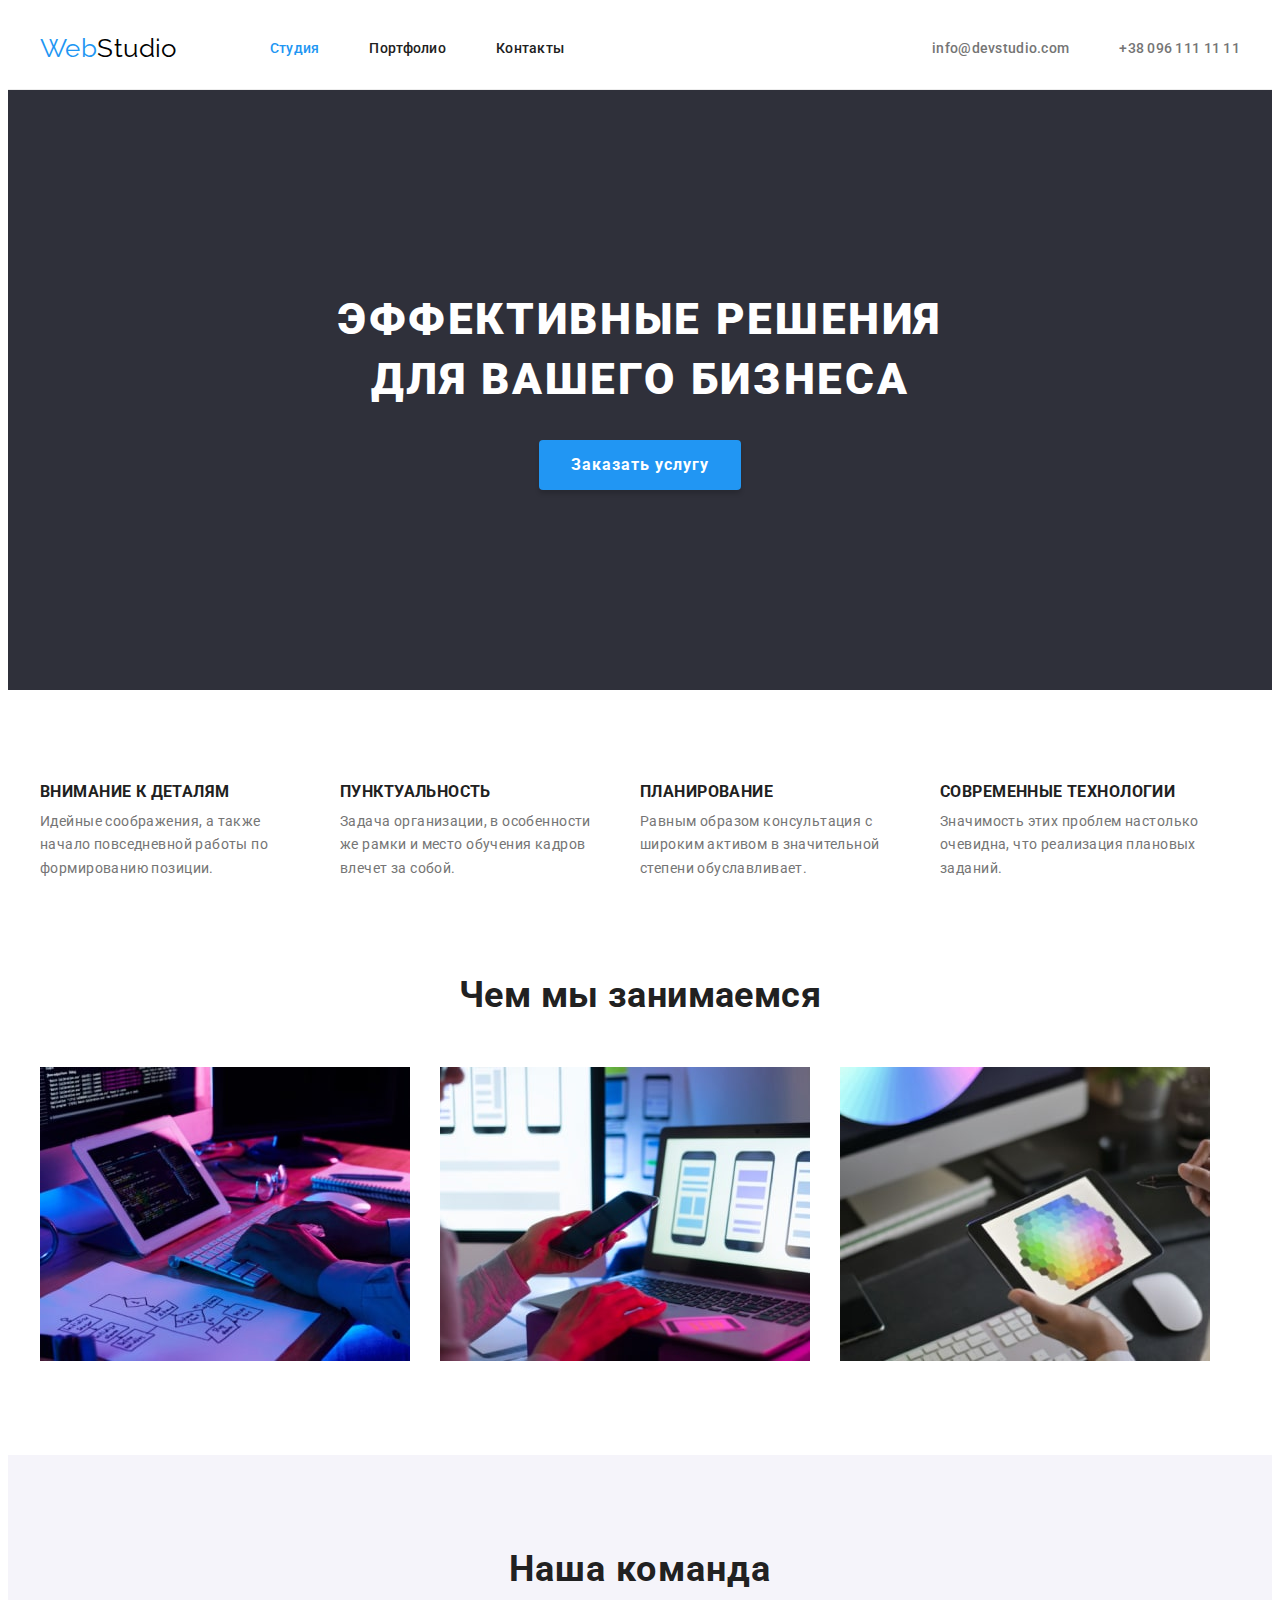
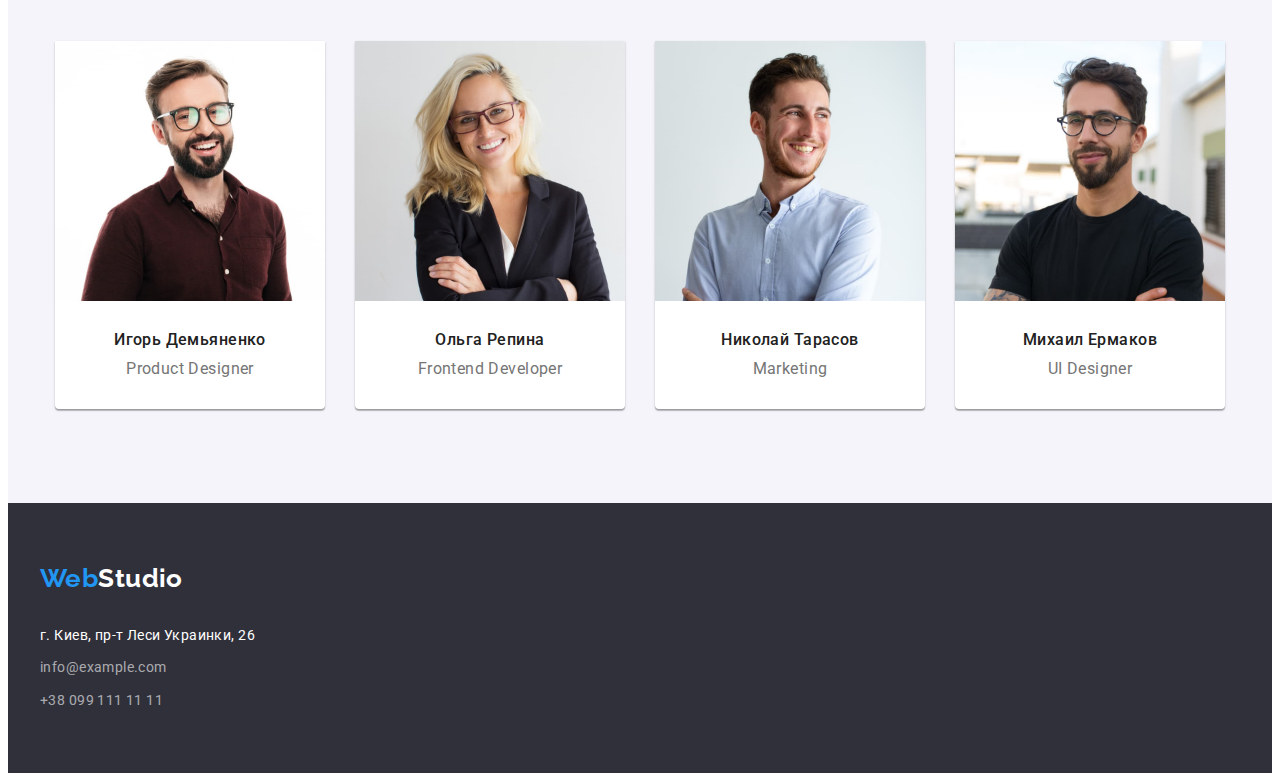
<file: index.html>
<!DOCTYPE html>
<html lang="ru">
<head>
    <meta charset="UTF-8">
    <meta http-equiv="X-UA-Compatible" content="IE=edge">
    <meta name="viewport" content="width=device-width, initial-scale=1.0">
    <title>Web Studio</title>
    
    <link rel="preconnect" href="https://fonts.googleapis.com">
    <link rel="preconnect" href="https://fonts.gstatic.com" crossorigin>
    <link href="https://fonts.googleapis.com/css2?family=Raleway:wght@700&family=Roboto:wght@400;500;700;900&display=swap"
        rel="stylesheet">
        
    <link rel="stylesheet" href="https://cdnjs.cloudflare.com/ajax/libs/modern-normalize/1.1.0/modern-normalize.min.css"
        integrity="sha512-wpPYUAdjBVSE4KJnH1VR1HeZfpl1ub8YT/NKx4PuQ5NmX2tKuGu6U/JRp5y+Y8XG2tV+wKQpNHVUX03MfMFn9Q=="
        crossorigin="anonymous" referrerpolicy="no-referrer" />

    <link rel="stylesheet" href="css/reset.css">
    <link rel="stylesheet" href="css/styles.css">

</head>

<body>
    
    <header class="header"> 
        <div class="container">  
    
    <a class="header-logo link" href="" lang="en"><span class="left-logo">Web</span><span class="header-right-logo">Studio</span></a>

    <nav class="navigation">
     <ul class="nav-list header-list list">
         <li class="header-item nav-item item"><a class="nav-link link nav-link header-link current" href="./index.html">Студия</a></li>
         <li class="header-item nav-item item"><a class="nav-link link nav-link header-link" href="portfolio.html">Портфолио</a></li>
         <li class="header-item nav-item item"><a class="nav-link link nav-link header-link" href="">Контакты</a></li>
     </ul>
    </nav>

     <ul class="header-list contacts-list list">
         <li class="header-item contacts-item item"><a class="link-mail link header-link contacts-link" href="mailto:info@devstudio.com">info@devstudio.com</a></li>
         <li class="header-item contacts-item item"><a class="link-tel link header-link contacts-link" href="tel:+380961111111">+38 096 111 11 11</a></li>
     </ul>
        </div>
    </header>
    
    <main class="main"> 
        <section class="business-service">
            <div class="container">
    <h1 class="business-service-title title">Эффективные решения для вашего бизнеса</h1>
        
    <button class="service-btn button" type="button">Заказать услугу</button>
            </div>     
        </section>
        
        <section class="our-pros">
            <div class="container">
        <h2 class="our-pros-title title visually-hidden">Почему именно мы</h2>
        <ul class="our-pros-list list">
            <li class="our-pros-item item">
            <h3 class="our-pros-cause-title title">Внимание к деталям</h3>        
            <p class="our-pros-txt">Идейные соображения, а также начало повседневной работы по формированию позиции.</p>
            </li>
            <li class="our-pros-item item">
            <h3 class="our-pros-cause-title title">Пунктуальность</h3>
            <p class="our-pros-txt">Задача организации, в особенности же рамки и место обучения кадров влечет за собой.</p>
            </li>
            <li class="our-pros-item item">
            <h3 class="our-pros-cause-title title">Планирование</h3>
            <p class="our-pros-txt">Равным образом консультация с широким активом в значительной степени обуславливает.</p>
            </li>
            <li class="our-pros-item item">
            <h3 class="our-pros-cause-title title">Современные технологии</h3>
            <p class="our-pros-txt">Значимость этих проблем настолько очевидна, что реализация плановых заданий.</p>
            </li>
        </ul>
            </div>

        </section>

        <section class="our-work">
            <div class="container">
            <h2 class="our-work-title title">Чем мы занимаемся</h2>
            <ul class="our-work-list list">
                <li class="our-work-item item"><img class="our-work-img img" src="./images/box-1-min.jpg" alt="Кодинг" width="370" height="294"></li>
                <li class="our-work-item item"><img class="our-work-img img" src="./images/box-2-min.jpg" alt="Интерфейс смартфона" width="370" height="294"></li>
                <li class="our-work-item item"><img class="our-work-img img" src="./images/box-3-min.jpg" alt="Дизайн" width="370" height="294"></li>
            </ul>
            </div>

        </section>
        
        <section class="our-team">
            <div class="container">
            <h2 class="our-team-title title">Наша команда</h2>

            <ul class="our-team-list list">
                <li class="our-team-item item">
                    <img class="our-team-img img" src="./images/img-1.jpg" alt="Сотрудник компании" width="270" height="260">
                   <div class="our-team-info"> <h3 class="our-team-name-title title">Игорь Демьяненко</h3>
                    <p class="our-team-txt" lang="en">Product Designer</p> </div>
                </li>
                <li class="our-team-item item">
                    <img class="our-team-img img" src="./images/img-2.jpg" alt="Сотрудник компании" width="270" height="260">
                   <div class="our-team-info"> <h3 class="our-team-name-title title">Ольга Репина</h3>
                    <p class="our-team-txt" lang="en">Frontend Developer</p> </div>
                </li>
                <li class="our-team-item item">
                    <img class="our-team-img img" src="./images/img-3.jpg" alt="Сотрудник компании" width="270" height="260">
                   <div class="our-team-info"> <h3 class="our-team-name-title title">Николай Тарасов</h3>
                    <p class="our-team-txt" lang="en">Marketing</p> </div>
                </li>
                <li class="our-team-item item">
                    <img class="our-team-img img" src="./images/img-4.jpg" alt="Сотрудник компании" width="270" height="260">
                   <div class="our-team-info"> <h3 class="our-team-name-title title">Михаил Ермаков</h3>
                    <p class="our-team-txt" lang="en">UI Designer</p> </div> 
                </li>
            </ul>
            </div>

        </section>
    </main>
    
    <footer class="footer">
        <div class="container">
            <a class="footer-logo link" href="" lang="en"><span class="left-logo">Web</span><span class="footer-right-logo">Studio</span></a>
    <address class="address">
        <ul class="address-list footer-list list">
            <li class="address-item item"><a class="footer-map footer-link link" href="https://goo.gl/maps/tjWRZzx54MMduTAB9" target="_blank" rel="noopener, noindex, nofollow">г. Киев, пр-т Леси Украинки, 26</a></li>
            <li class="address-item item"><a class="footer-mail footer-link link" href="mailto:info@example.com">info@example.com</a></li>
            <li class="address-item item"><a class="footer-tel footer-link link" href="tel:+380991111111">+38 099 111 11 11</a></li>
        </ul>
    </address>
        </div>

    </footer>
   

</body>
</html>
</file>
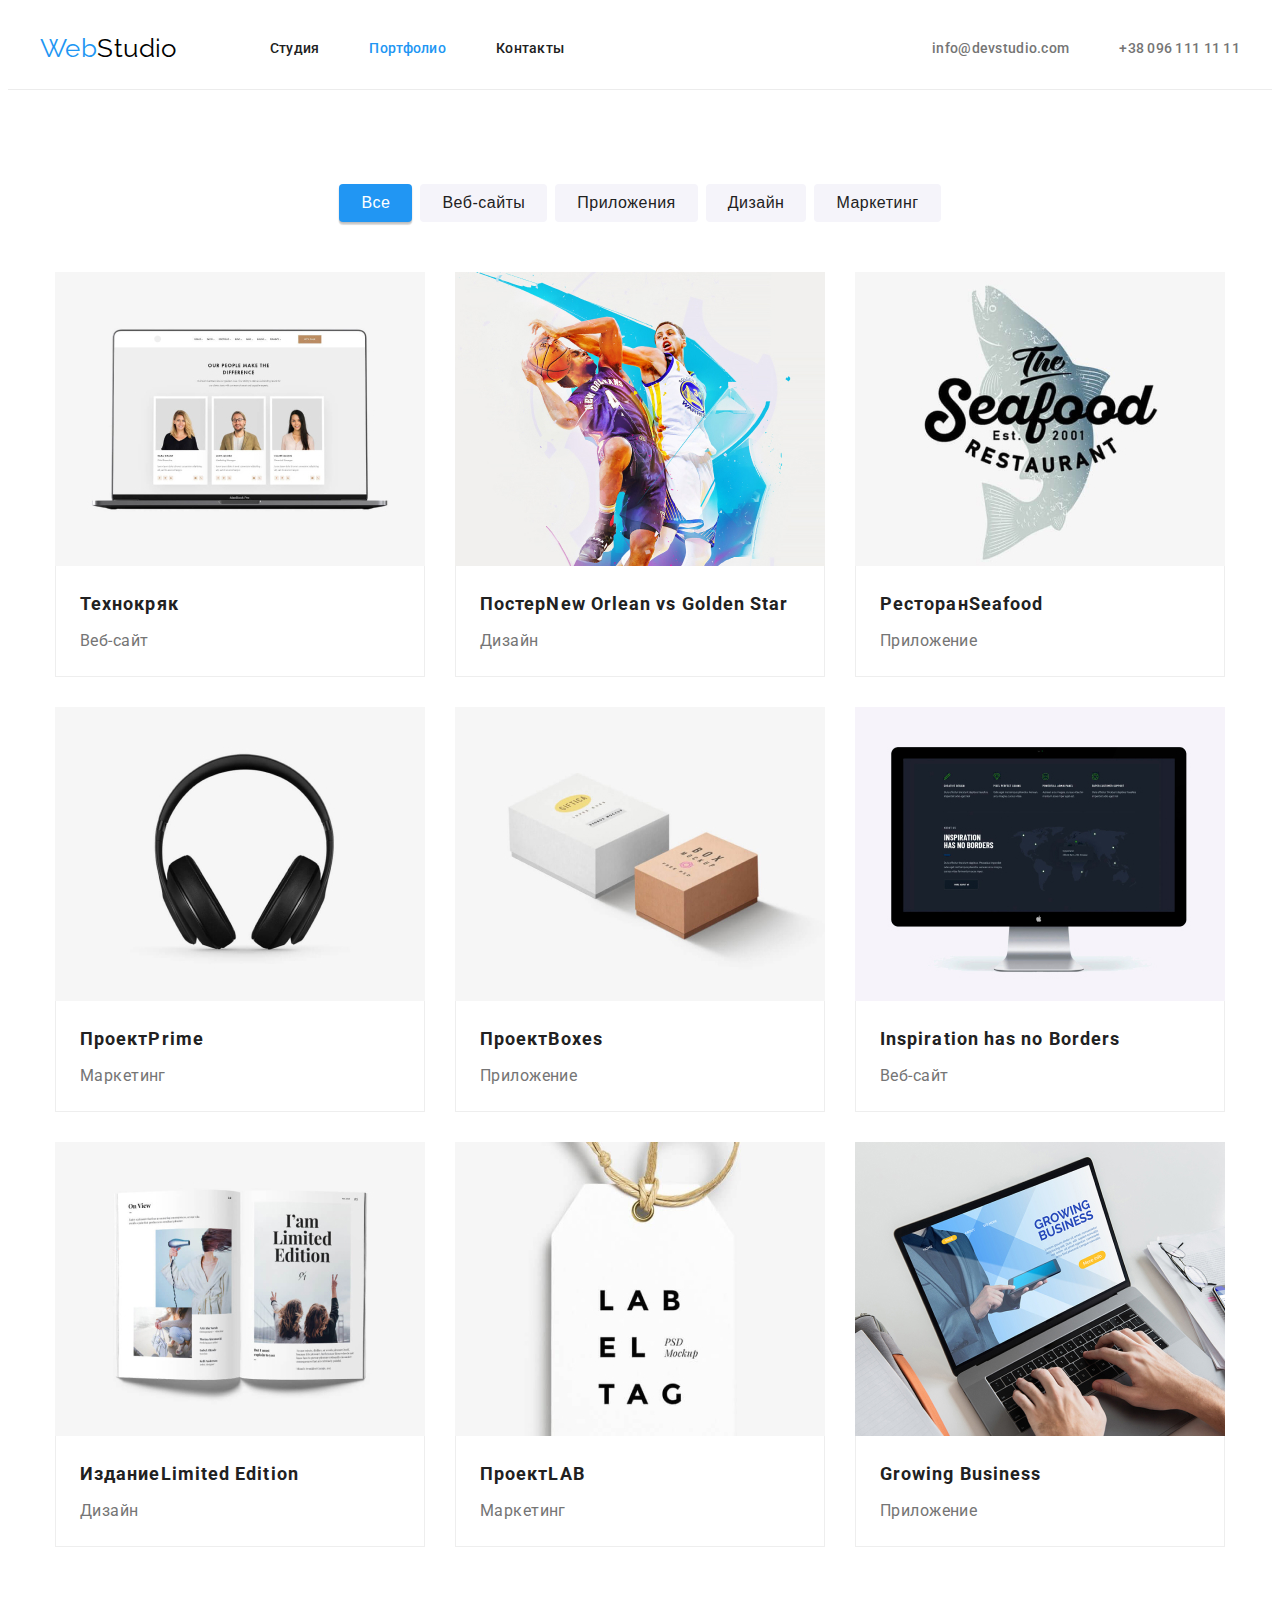
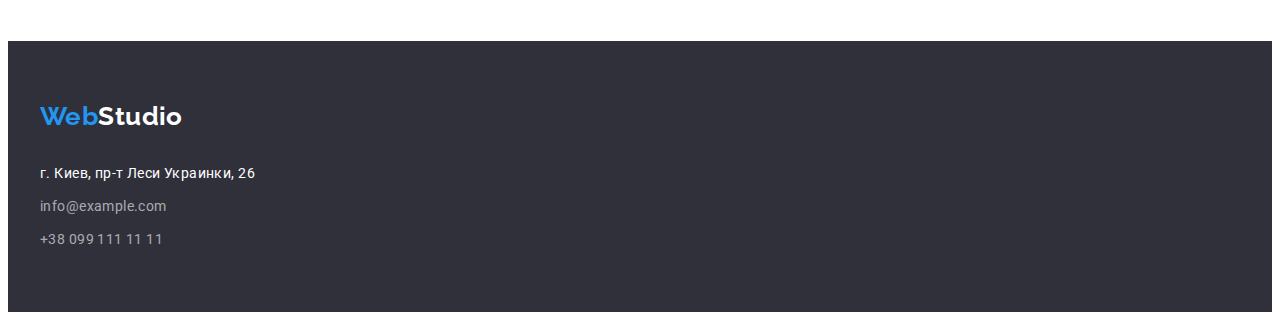
<file: portfolio.html>
<!DOCTYPE html>
<html lang="ru">

<head>
    <meta charset="UTF-8">
    <meta http-equiv="X-UA-Compatible" content="IE=edge">
    <meta name="viewport" content="width=device-width, initial-scale=1.0">
    <title>Web Studio</title>

    <link rel="preconnect" href="https://fonts.googleapis.com">
    <link rel="preconnect" href="https://fonts.gstatic.com" crossorigin>
    <link href="https://fonts.googleapis.com/css2?family=Raleway:wght@700&family=Roboto:wght@400;500;700;900&display=swap"
        rel="stylesheet">

    <link rel="stylesheet" href="https://cdnjs.cloudflare.com/ajax/libs/modern-normalize/1.1.0/modern-normalize.min.css"
        integrity="sha512-wpPYUAdjBVSE4KJnH1VR1HeZfpl1ub8YT/NKx4PuQ5NmX2tKuGu6U/JRp5y+Y8XG2tV+wKQpNHVUX03MfMFn9Q=="
        crossorigin="anonymous" referrerpolicy="no-referrer" />

    <link rel="stylesheet" href="css/reset.css">
    <link rel="stylesheet" href="css/styles.css">

</head>

<body>

    <header class="header">
        <div class="container">

            <a class="header-logo link" href="" lang="en"><span class="left-logo">Web</span><span
                    class="header-right-logo">Studio</span></a>

            <nav class="navigation">
                <ul class="nav-list header-list list">
                    <li class="header-item nav-item item"><a class="nav-link link nav-link header-link"
                            href="./index.html">Студия</a></li>
                    <li class="header-item nav-item item"><a class="nav-link link nav-link header-link current"
                            href="portfolio.html">Портфолио</a></li>
                    <li class="header-item nav-item item"><a class="nav-link link nav-link header-link"
                            href="">Контакты</a></li>
                </ul>
            </nav>

            <ul class="header-list contacts-list list">
                <li class="header-item contacts-item item"><a class="link-mail link header-link contacts-link"
                        href="mailto:info@devstudio.com">info@devstudio.com</a></li>
                <li class="header-item contacts-item item"><a class="link-tel link header-link contacts-link"
                        href="tel:+380961111111">+38 096 111 11 11</a></li>
            </ul>
        </div>
    </header>
    
    <main class="main">
          
        <section class="portfolio">
            <div class="container">
                <h1 class="visually-hidden portfolio-title title">Портфолио</h1>
                <ul class="portfolio-filter-list list">
                    <li class="portfolio-filter-item" ><button class="portfolio-filter-btn button all-filters-btn" type="button">Все</button></li>
                    <li class="portfolio-filter-item" ><button class="portfolio-filter-btn button" type="button">Веб-сайты</button></li>
                    <li class="portfolio-filter-item" ><button class="portfolio-filter-btn button" type="button">Приложения</button></li>
                    <li class="portfolio-filter-item" ><button class="portfolio-filter-btn button" type="button">Дизайн</button></li>
                    <li class="portfolio-filter-item" ><button class="portfolio-filter-btn button" type="button">Маркетинг</button></li>
                </ul>
           
         
         <ul class="portfolio-list list">
            <li class="portfolio-item"><a class="portfolio-link link" href="">
                <img class="portfolio-img img" src="./images/imghw-1.jpg" alt="Веб-сайт" width="370">
                <div class="project-name"><h2 class="portfolio-name-title">Технокряк</h2>
                <p class="portfolio-txt">Веб-сайт</p> </div> </a>
            </li>
            <li class="portfolio-item"><a class="portfolio-link link" href="">
                <img class="portfolio-img img" src="./images/imghw-2.jpg" alt="Баскетбольный постер" width="370">
                <div class="project-name"><h2 class="portfolio-name-title">Постер<span lang="en">New Orlean vs Golden Star</span></h2>
                <p class="portfolio-txt">Дизайн</p> </div> </a>
            </li>
            <li class="portfolio-item"><a class="portfolio-link link" href="">
                <img class="portfolio-img img" src="./images/imghw-3.jpg" alt="Логотип" width="370">
                <div class="project-name"><h2 class="portfolio-name-title">Ресторан<span lang="en">Seafood</span></h2>
                <p class="portfolio-txt">Приложение</p> </div> </a>
            </li>
            <li class="portfolio-item"><a class="portfolio-link link" href="">
                <img class="portfolio-img img" src="./images/imghw-4.jpg" alt="Наушники" width="370">
                <div class="project-name"><h2 class="portfolio-name-title">Проект<span>Prime</span></h2>
                <p class="portfolio-txt">Маркетинг</p> </div> </a>
            </li>
            <li class="portfolio-item"><a class="portfolio-link link" href="">
                <img class="portfolio-img img" src="./images/imghw-5.jpg" alt="Пакет и Кирпич" width="370">
                <div class="project-name"><h2 class="portfolio-name-title">Проект<span>Boxes</span></h2>
                <p class="portfolio-txt">Приложение</p> </div> </a>
            </li>
            <li class="portfolio-item"><a class="portfolio-link link" href="">
                <img class="portfolio-img img" src="./images/imghw-6.jpg" alt="Моноблок" width="370">
                <div class="project-name"><h2 class="portfolio-name-title" lang="en">Inspiration has no Borders</h2>
                <p class="portfolio-txt">Веб-сайт</p> </div> </a>
            </li>
            <li class="portfolio-item"><a class="portfolio-link link" href="">
                <img class="portfolio-img img" src="./images/imghw-7.jpg" alt="Журнал" width="370">
                <div class="project-name"><h2 class="portfolio-name-title">Издание<span>Limited Edition</span></h2>
                <p class="portfolio-txt">Дизайн</p> </div> </a>
            </li>
            <li class="portfolio-item"><a class="portfolio-link link" href="">
                <img class="portfolio-img img" src="./images/imghw-8.jpg" alt="Лейбел" width="370">
                <div class="project-name"><h2 class="portfolio-name-title">Проект<span>LAB</span></h2>
                <p class="portfolio-txt">Маркетинг</p> </div> </a>
            </li>
            <li class="portfolio-item"><a class="portfolio-link link" href="">
                <img class="portfolio-img img" src="./images/imghw-9.jpg" alt="Ноутбук" width="370">
                <div class="project-name"><h2 class="portfolio-name-title" lang="en">Growing Business</h2>
                <p class="portfolio-txt">Приложение</p> </div> </a>
            </li>
         </ul>
            </div>
        
        </section>
    </main>
    
    <footer class="footer">
        <div class="container">
            <a class="footer-logo link" href="" lang="en"><span class="left-logo">Web</span><span
                    class="footer-right-logo">Studio</span></a>
            <address class="address">
                <ul class="address-list footer-list list">
                    <li class="address-item item"><a class="footer-map footer-link link"
                            href="https://goo.gl/maps/tjWRZzx54MMduTAB9" target="_blank"
                            rel="noopener, noindex, nofollow">г. Киев, пр-т Леси Украинки, 26</a></li>
                    <li class="address-item item"><a class="footer-mail footer-link link"
                            href="mailto:info@example.com">info@example.com</a></li>
                    <li class="address-item item"><a class="footer-tel footer-link link" href="tel:+380991111111">+38 099
                            111 11 11</a></li>
                </ul>
            </address>
        </div>
    
    </footer>
    
    
    </body>
    
    </html>
</file>
<file: css/styles.css>
:root {
--primary-text-color: #757575;
--accent-text-color: #2196F3;
--title-text-color: #212121;
--non-core-background-color: #f5f4fa;
--primary-background-color: #ffffff;
--secondary-background-color: #2F303A;
--primary-button-background-color: #2196f3;
--header-link-color: #212121;
--primary-button-background-hover-color: #188CE8;
--secondary-text-color: #ffffff;
--footer-right-logo-color: #ffffff;
--header-right-logo-color: #000000;
--contacts-color: #757575;
--portfolio-background-color: #ffffff;
}

body{
font-family: Roboto;
color: var(--primary-text-color);
background-color: var(--primary-background-color);
font-size: 14px;
letter-spacing: 0.03em;
}

.link{
text-decoration: none;
}

.list{
list-style: none;
}

.title{
color: var(--title-text-color);
}

.button{
    cursor: pointer;
    border: none;
}

.visually-hidden {
    position: fixed;
    transform: scale(0);
}

.container{
    width: 1200px;
    margin: 0 auto;
    padding: 0px 15px;
    /* border: solid 1px red; */
}

.nav-list .link.current{
    color: var(--accent-text-color);
}

.img{
    min-width: 100%;
    height: auto;
    display: block;
}

/* -------------------------------------------------------------------HEADER-------------------------------------------------------------------------------------*/

.header{
background-color: var(--header-background);   
border-bottom: 1px solid #ECECEC;
}

.header .container{
    display: flex;
    align-items: center;
}

.header-list{
    display: flex;
}

.header-item{
    padding-top: 32px;
    padding-bottom: 32px;
}

.nav-item:not(:last-child){
margin-right: 50px;
}

.contacts-list{
    margin-left: auto;
}

.contacts-item:first-child{
margin-right: 50px;
}

.header-logo{
padding-top: 24px;
padding-bottom: 25px;
font-family: Raleway;
font-size: 26px;
line-height: 1.19;
color: var(--accent-text-color);
margin-right: 93px;
}

.header-right-logo{
    color: var(--header-right-logo-color);
}
 
.header-link{
font-weight: 500;
line-height: 1.14;
letter-spacing: 0.02em;
}

.nav-link{
    color: var(--header-link-color);
}

.link-mail,
.link-tel {
    color: var(--contacts-color);
}

.header-link:hover, .header-link:focus{
color: var(--accent-text-color);
}

/* -------------------------------------------------------------------MAIN-------------------------------------------------------------------------------------*/


/* ------------------------------------------------------------------BUSINESS-SERVICE-SEC-------------------------------------------------------------------------------*/

.business-service{
background-color: var(--secondary-background-color); 
padding-top: 200px;
padding-bottom: 200px;
}

.business-service-title{
margin: 0 auto;
max-width: 696px;
font-weight: 900;
font-size: 44px;
line-height: 1.36;
text-align: center;
letter-spacing: 0.06em;
text-transform: uppercase;
color: var(--secondary-text-color);
margin-bottom: 30px;
}

.service-btn{
font-family: inherit;
min-width: 200px;
margin: 0 auto;
background-color: var(--primary-button-background-color);
color: var(--secondary-text-color);
font-weight: 700;
font-size: 16px;
line-height: 1.87;
letter-spacing: 0.06em;
border-radius: 4px;
box-shadow: 0px 4px 4px rgba(0, 0, 0, 0.15);
padding: 10px 32px;
display: block;
}

.service-btn:hover, .service:focus{
background-color: var(--primary-button-background-hover-color);
}

/* -------------------------------------------------------------------PROS-SEC-------------------------------------------------------------------------------------*/

.our-pros{
    padding-top: 94px;
    padding-bottom: 94px;
}

.our-pros-list{
    display: flex;
}

.our-pros-item:not(:last-child){
    margin-right: 30px;
}

.our-pros-cause-title{
margin-bottom: 10px;
font-weight: 700;
line-height: 16px;
text-transform: uppercase;
color: var(--title-text-color);
}


.our-pros-txt{ 
    max-width: 270px; 
    line-height: 1.71;
    color: var(--primary-text-color);
}

/* -----------------------------------------------------------------------OURWORK-SEC---------------------------------------------------------------------------------*/

.our-work{
    padding-bottom: 94px;
}

.our-work-list{
    display: flex;
}

.our-work-item:not(:last-child){
margin-right: 30px;
}

.our-work-title{
margin-bottom: 50px;
font-size: 36px;
line-height: 1.16;
text-align: center;
color: var(--title-text-color);
}

/* -------------------------------------------------------------------OURTEAM-SEC-------------------------------------------------------------------------------------*/
.our-team{
    padding-top: 94px;
    padding-bottom: 94px;
    background-color: var(--non-core-background-color);
}

.our-team-list{
    display: flex;
    column-gap: 30px;
    justify-content: center;
}

.our-team-item{
    background-color: #ffffff;
    flex-basis: calc(100% / 4 - 30px);
    box-shadow: 0px 1px 3px rgba(0, 0, 0, 0.12), 0px 1px 1px rgba(0, 0, 0, 0.14), 0px 2px 1px rgba(0, 0, 0, 0.2);
        border-radius: 0px 0px 4px 4px;
}

.our-team-info {
    padding-top: 30px;
    padding-bottom: 30px;
}

.our-team-title{
margin-bottom: 50px;
font-size: 36px;
line-height: 1.16;
text-align: center; 
letter-spacing: 0.03em;
color: var(--title-text-color);  
}

.our-team-name-title{ 
    margin-bottom: 10px;
font-weight: 500;
font-size: 16px;
line-height: 1.18;
text-align: center;
color: var(--title-text-color);
}

.our-team-txt{
font-size: 16px;
line-height: 1.18;
text-align: center;
color: var(--primary-text-color);
}

/* -------------------------------------------------------------------FOOTER-------------------------------------------------------------------------------------*/

.footer{
    padding-top: 60px;
    padding-bottom: 60px;
background-color: var(--secondary-background-color);
}

.address-item:not(:last-child){
    margin-bottom: 9px;
}

.footer-logo {
    margin-bottom: 30px;
    display: block;
    font-family: Raleway;
    font-weight: 700;
    font-size: 26px;
    line-height: 1.19;
    color: var(--accent-text-color);
}

.footer-right-logo{
color: var(--footer-right-logo-color);
}

.footer-map,
.footer-mail,
.footer-tel {
    font-style: normal;
    font-weight: 400;
    line-height: 1.71;
}

.footer-map{
color: var(--secondary-text-color);
}

.footer-mail, .footer-tel{
color: rgba(255, 255, 255, 0.6);
}


.footer-link:hover, .footer-link:focus{
    color: var(--accent-text-color);
}

/* -------------------------------------------------------------------portfolio-------------------------------------------------------------------------------------*/

.portfolio{
    background-color: var(--portfolio-background-color);
    padding-top: 94px;
    padding-bottom: 94px;
}

.portfolio-filter-btn{
    background-color: var(--non-core-background-color);
    color: var(--title-text-color);  
    font-weight: 500;
    font-size: 16px;
    line-height: 1.62;
    letter-spacing: 0.03em;
    display: block;
    border-radius: 4px;
    padding: 6px 22px;
}

.all-filters-btn{
    background-color: var(--primary-button-background-color);
    color: var(--secondary-text-color);
    box-shadow: 0px 3px 1px rgba(0, 0, 0, 0.1), 0px 1px 2px rgba(0, 0, 0, 0.08), 0px 2px 2px rgba(0, 0, 0, 0.12);
}

.portfolio-filter-btn:hover,
.portfolio-filter-btn:focus {
    background-color: var(--primary-button-background-color);
    color: var(--secondary-text-color);
    box-shadow: 0px 3px 1px rgba(0, 0, 0, 0.1), 0px 1px 2px rgba(0, 0, 0, 0.08), 0px 2px 2px rgba(0, 0, 0, 0.12);
        
}

.portfolio-name-title{
    font-size: 18px;
    line-height: 2;
    letter-spacing: 0.06em;
    color: var(--title-text-color);
    margin-bottom: 4px;
}

.portfolio-txt{
font-size: 16px;
line-height: 1.88;
color: var(--primary-text-color);
}

.portfolio-filter-list{
    display: flex;
    justify-content: center;
    margin-bottom: 50px;
} 

.portfolio-filter-item:not(:last-child){
    margin-right: 8px;
}

.portfolio-list{
    display: flex;
    flex-wrap: wrap;
    justify-content: center;
    column-gap: 30px;
}
.portfolio-item{
    flex-basis: calc(100% / 3 - 30px);
}

.portfolio-item:nth-child(-n+6){
margin-bottom: 30px;
}

.project-name{
    border: 1px solid #EEEEEE;
    border-top: none;
    padding: 20px 24px;
}
</file>
